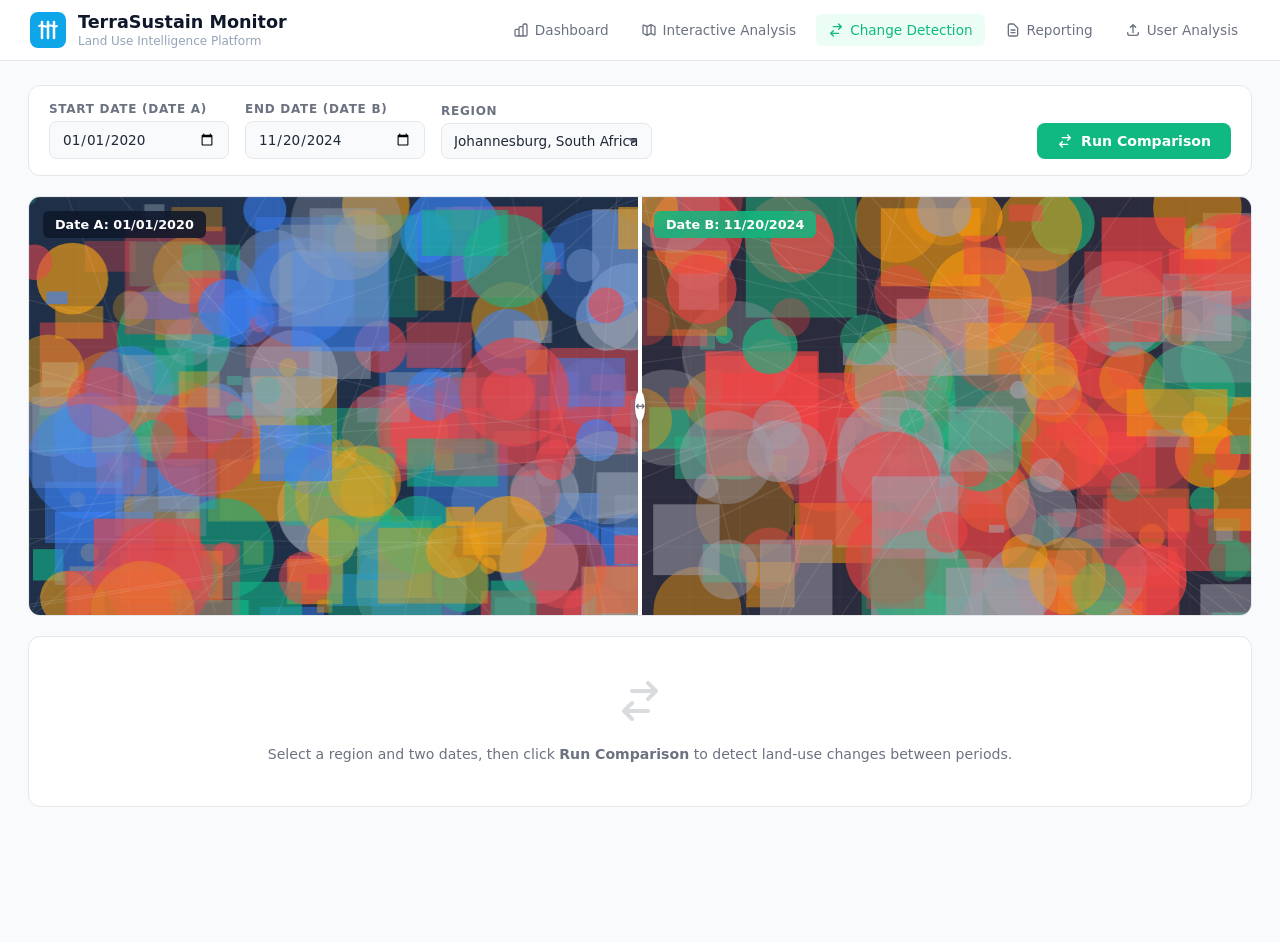
<file: change-detection.html>
<!DOCTYPE html>
<html lang="en">
<head>
    <meta charset="UTF-8">
    <meta name="viewport" content="width=device-width, initial-scale=1.0">
    <title>Change Detection - TerraSustain Monitor</title>
    <style>
        :root {
            --primary: #10b981;
            --primary-light: #ecfdf5;
            --primary-dark: #059669;
            --text-dark: #1f2937;
            --text-muted: #6b7280;
            --bg-color: #f9fafb;
            --card-bg: #ffffff;
            --border-color: #e5e7eb;
            --red: #ef4444;
            --red-bg: #fef2f2;
            --yellow: #f59e0b;
            --blue: #3b82f6;
        }

        * { box-sizing: border-box; margin: 0; padding: 0; font-family: 'Segoe UI', system-ui, -apple-system, sans-serif; }

        body { background: var(--bg-color); color: var(--text-dark); min-height: 100vh; display: flex; flex-direction: column; }

        /* Header */
        .top-nav {
            display: flex; justify-content: space-between; align-items: center;
            background: var(--card-bg); padding: 12px 30px;
            border-bottom: 1px solid var(--border-color); z-index: 1000; flex-shrink: 0;
            position: sticky;
            top: 0;
        }
        .logo-area { display: flex; align-items: center; gap: 12px; }
        .logo-text h1 { font-size: 1.1rem; color: #0f172a; font-weight: 600; }
        .logo-text p { font-size: 0.75rem; color: #94a3b8; margin-top: 2px; }
        .nav-links { display: flex; gap: 8px; }
        .nav-links a {
            display: flex; align-items: center; gap: 6px; text-decoration: none;
            color: var(--text-muted); font-size: 0.85rem; font-weight: 500;
            padding: 8px 12px; border-radius: 6px; transition: all 0.2s;
        }
        .nav-links a.active { color: var(--primary); background: var(--primary-light); }
        .nav-links svg { width: 16px; height: 16px; }

        /* Page body */
        .page-body { flex: 1; padding: 24px 28px; display: flex; flex-direction: column; gap: 20px; overflow-y: auto; }

        /* Top control bar */
        .control-bar {
            background: var(--card-bg); border: 1px solid var(--border-color);
            border-radius: 12px; padding: 16px 20px;
            display: flex; align-items: flex-end; gap: 16px; flex-wrap: wrap;
        }
        .control-group { display: flex; flex-direction: column; gap: 5px; }
        .control-group label { font-size: 0.75rem; font-weight: 600; color: var(--text-muted); text-transform: uppercase; letter-spacing: 0.06em; }
        .form-control {
            padding: 9px 12px; border: 1px solid var(--border-color);
            border-radius: 8px; font-size: 0.85rem; color: var(--text-dark);
            outline: none; background: var(--bg-color); transition: border 0.2s; min-width: 180px;
        }
        .form-control:focus { border-color: var(--primary); }
        select.form-control { appearance: none; background-image: url("data:image/svg+xml,%3Csvg xmlns='http://www.w3.org/2000/svg' width='12' height='12' fill='%236b7280' viewBox='0 0 16 16'%3E%3Cpath d='M7.247 11.14L2.451 5.658C1.885 5.013 2.345 4 3.204 4h9.592a1 1 0 0 1 .753 1.659l-4.796 5.48a1 1 0 0 1-1.506 0z'/%3E%3C/svg%3E"); background-repeat: no-repeat; background-position: right 12px center; }
        .run-btn {
            padding: 10px 20px; background: var(--primary); color: white;
            border: none; border-radius: 8px; font-size: 0.88rem; font-weight: 600;
            cursor: pointer; display: flex; align-items: center; gap: 8px; transition: background 0.2s; white-space: nowrap;
        }
        .run-btn:hover { background: var(--primary-dark); }
        .run-btn svg { width: 16px; height: 16px; }
        .control-bar .spacer { flex: 1; }

        /* Split map area */
        .split-view {
            display: grid; grid-template-columns: 1fr 1fr; gap: 0;
            border-radius: 12px; overflow: hidden; border: 1px solid var(--border-color);
            height: 420px; position: relative;
        }

        .map-pane { position: relative; overflow: hidden; }
        .map-pane:first-child { border-right: 2px solid white; }

        .map-canvas { display: block; width: 100%; height: 100%; }

        .pane-label {
            position: absolute; top: 14px; left: 14px;
            background: rgba(15,23,42,0.85); color: white;
            padding: 6px 12px; border-radius: 6px; font-size: 0.8rem; font-weight: 600;
            backdrop-filter: blur(4px);
        }
        .pane-label.date-b { background: rgba(16,185,129,0.85); }

        /* Divider line */
        .divider-handle {
            position: absolute; left: 50%; top: 0; bottom: 0;
            width: 4px; background: white; transform: translateX(-50%);
            z-index: 5; display: flex; align-items: center; justify-content: center;
        }
        .divider-circle {
            width: 30px; height: 30px; background: white; border-radius: 50%;
            display: flex; align-items: center; justify-content: center;
            box-shadow: 0 2px 8px rgba(0,0,0,0.2); color: var(--text-muted); font-size: 0.75rem; font-weight: 700;
        }

        /* Loading overlay */
        .map-loading {
            position: absolute; inset: 0; background: rgba(26,31,46,0.8);
            display: flex; flex-direction: column; align-items: center; justify-content: center;
            z-index: 10; opacity: 0; pointer-events: none; transition: opacity 0.3s;
        }
        .map-loading.visible { opacity: 1; pointer-events: all; }
        .loading-spinner { width: 40px; height: 40px; border: 3px solid rgba(16,185,129,0.3); border-top-color: var(--primary); border-radius: 50%; animation: spin 0.8s linear infinite; margin-bottom: 12px; }
        .loading-text { color: white; font-size: 0.85rem; }
        @keyframes spin { to { transform: rotate(360deg); } }

        /* Results row */
        .results-row {
            display: grid; grid-template-columns: 1fr 1fr 1fr; gap: 16px;
            opacity: 0; transform: translateY(12px);
            transition: all 0.5s ease; pointer-events: none;
        }
        .results-row.visible { opacity: 1; transform: translateY(0); pointer-events: all; }

        .result-card {
            background: var(--card-bg); border: 1px solid var(--border-color);
            border-radius: 12px; padding: 18px 20px;
        }
        .result-card-header {
            display: flex; justify-content: space-between; align-items: center; margin-bottom: 14px;
        }
        .result-card-header h3 { font-size: 0.95rem; font-weight: 600; }
        .export-btn {
            background: var(--primary-light); color: var(--primary); border: none;
            padding: 6px 12px; border-radius: 6px; font-size: 0.78rem; font-weight: 600;
            cursor: pointer; display: flex; align-items: center; gap: 5px; transition: all 0.2s;
        }
        .export-btn:hover { background: var(--primary); color: white; }
        .export-btn svg { width: 13px; height: 13px; }

        /* Transition table */
        .transition-table { width: 100%; border-collapse: collapse; }
        .transition-table th { font-size: 0.7rem; font-weight: 600; color: var(--text-muted); text-align: left; padding: 0 0 8px; text-transform: uppercase; letter-spacing: 0.05em; }
        .transition-table th:last-child { text-align: right; }
        .transition-table td { padding: 8px 0; font-size: 0.83rem; border-bottom: 1px solid var(--border-color); vertical-align: middle; }
        .transition-table tr:last-child td { border-bottom: none; }

        .transition-arrow { display: flex; align-items: center; gap: 5px; }
        .trans-from, .trans-to { padding: 2px 8px; border-radius: 4px; font-size: 0.75rem; font-weight: 600; }
        .arrow-icon { color: var(--text-muted); font-size: 0.8rem; }
        .hectares { text-align: right; font-weight: 600; }

        .change-dot { width: 8px; height: 8px; border-radius: 50%; display: inline-block; margin-right: 4px; }

        /* Bar chart */
        .bar-chart { display: flex; flex-direction: column; gap: 10px; }
        .bar-row { display: flex; align-items: center; gap: 10px; }
        .bar-label { font-size: 0.8rem; width: 70px; color: var(--text-dark); flex-shrink: 0; }
        .bar-track { flex: 1; height: 20px; background: var(--border-color); border-radius: 4px; overflow: hidden; }
        .bar-fill { height: 100%; border-radius: 4px; transition: width 1.2s ease; display: flex; align-items: center; justify-content: flex-end; padding-right: 6px; }
        .bar-fill span { font-size: 0.72rem; font-weight: 600; color: white; }

        /* Summary metrics */
        .summary-metrics { display: flex; flex-direction: column; gap: 12px; }
        .metric-row { display: flex; justify-content: space-between; align-items: center; padding: 10px 12px; background: var(--bg-color); border-radius: 8px; }
        .metric-row-label { font-size: 0.82rem; color: var(--text-muted); }
        .metric-row-value { font-size: 0.95rem; font-weight: 700; }
        .metric-row-value.green { color: var(--primary); }
        .metric-row-value.red { color: var(--red); }
        .metric-row-value.yellow { color: var(--yellow); }

        /* Placeholder */
        .placeholder-card {
            background: var(--card-bg); border: 1px solid var(--border-color);
            border-radius: 12px; padding: 40px; text-align: center;
            color: var(--text-muted);
        }
        .placeholder-card svg { width: 48px; height: 48px; opacity: 0.25; margin-bottom: 14px; }
        .placeholder-card p { font-size: 0.88rem; line-height: 1.6; }
    </style>
</head>
<body>

<header class="top-nav">
    <div class="logo-area">
        <svg width="36" height="36" viewBox="0 0 36 36" fill="none" xmlns="http://www.w3.org/2000/svg">
            <rect width="36" height="36" rx="8" fill="#0EA5E9"/>
            <path d="M12 10V26M18 10V26M24 10V26" stroke="white" stroke-width="2.5" stroke-linecap="round"/>
            <path d="M9 14C11.5 12 14.5 16 18 14C21.5 12 24.5 16 27 14" stroke="white" stroke-width="2" stroke-linecap="round"/>
        </svg>
        <div class="logo-text">
            <h1>TerraSustain Monitor</h1>
            <p>Land Use Intelligence Platform</p>
        </div>
    </div>
    <nav class="nav-links">
        <a href="index.html">
            <svg fill="none" stroke="currentColor" viewBox="0 0 24 24"><path stroke-linecap="round" stroke-linejoin="round" stroke-width="2" d="M9 19v-6a2 2 0 00-2-2H5a2 2 0 00-2 2v6a2 2 0 002 2h2a2 2 0 002-2zm0 0V9a2 2 0 012-2h2a2 2 0 012 2v10m-6 0a2 2 0 002 2h2a2 2 0 002-2m0 0V5a2 2 0 012-2h2a2 2 0 012 2v14a2 2 0 01-2 2h-2a2 2 0 01-2-2z"></path></svg>
            Dashboard
        </a>
        <a href="interactive-analysis.html">
            <svg fill="none" stroke="currentColor" viewBox="0 0 24 24"><path stroke-linecap="round" stroke-linejoin="round" stroke-width="2" d="M9 20l-5.447-2.724A1 1 0 013 16.382V5.618a1 1 0 011.447-.894L9 7m0 13l6-3m-6 3V7m6 10l4.553 2.276A1 1 0 0021 18.382V7.618a1 1 0 00-.553-.894L15 4m0 13V4m0 0L9 7"></path></svg>
            Interactive Analysis
        </a>
        <a href="change-detection.html" class="active">
            <svg fill="none" stroke="currentColor" viewBox="0 0 24 24"><path stroke-linecap="round" stroke-linejoin="round" stroke-width="2" d="M8 7h12m0 0l-4-4m4 4l-4 4m0 6H4m0 0l4 4m-4-4l4-4"></path></svg>
            Change Detection
        </a>
        <a href="reporting.html">
            <svg fill="none" stroke="currentColor" viewBox="0 0 24 24"><path stroke-linecap="round" stroke-linejoin="round" stroke-width="2" d="M9 12h6m-6 4h6m2 5H7a2 2 0 01-2-2V5a2 2 0 012-2h5.586a1 1 0 01.707.293l5.414 5.414a1 1 0 01.293.707V19a2 2 0 01-2 2z"></path></svg>
            Reporting
        </a>
        <a href="user-analysis.html">
            <svg fill="none" stroke="currentColor" viewBox="0 0 24 24"><path stroke-linecap="round" stroke-linejoin="round" stroke-width="2" d="M4 16v1a3 3 0 003 3h10a3 3 0 003-3v-1m-4-8l-4-4m0 0L8 8m4-4v12"></path></svg>
            User Analysis
        </a>
    </nav>
</header>

<div class="page-body">

    <!-- Control Bar -->
    <div class="control-bar">
        <div class="control-group">
            <label>Start Date (Date A)</label>
            <input type="date" class="form-control" value="2020-01-01" id="dateA">
        </div>
        <div class="control-group">
            <label>End Date (Date B)</label>
            <input type="date" class="form-control" value="2024-11-20" id="dateB">
        </div>
        <div class="control-group">
            <label>Region</label>
            <select class="form-control" id="regionSelect">
                <option value="johannesburg">Johannesburg, South Africa</option>
                <option value="capetown">Cape Town, South Africa</option>
                <option value="beijing">Beijing, China</option>
                <option value="shanghai">Shanghai, China</option>
            </select>
        </div>
        <div class="spacer"></div>
        <button class="run-btn" onclick="runComparison()">
            <svg fill="none" stroke="currentColor" viewBox="0 0 24 24"><path stroke-linecap="round" stroke-linejoin="round" stroke-width="2" d="M8 7h12m0 0l-4-4m4 4l-4 4m0 6H4m0 0l4 4m-4-4l4-4"></path></svg>
            Run Comparison
        </button>
    </div>

    <!-- Split Map View -->
    <div class="split-view" id="splitView">
        <div class="map-pane" id="paneA">
            <canvas id="canvasA" class="map-canvas"></canvas>
            <div class="pane-label" id="labelA">Date A: 01/01/2020</div>
        </div>
        <div class="map-pane" id="paneB">
            <canvas id="canvasB" class="map-canvas"></canvas>
            <div class="pane-label date-b" id="labelB">Date B: 11/20/2024</div>
        </div>
        <div class="divider-handle">
            <div class="divider-circle">↔</div>
        </div>
        <div class="map-loading" id="mapLoading">
            <div class="loading-spinner"></div>
            <p class="loading-text" id="mapLoadingText">Comparing temporal images...</p>
        </div>
    </div>

    <!-- Results (hidden until comparison runs) -->
    <div id="placeholderSection">
        <div class="placeholder-card">
            <svg fill="none" stroke="currentColor" viewBox="0 0 24 24"><path stroke-linecap="round" stroke-linejoin="round" stroke-width="2" d="M8 7h12m0 0l-4-4m4 4l-4 4m0 6H4m0 0l4 4m-4-4l4-4"></path></svg>
            <p>Select a region and two dates, then click <strong>Run Comparison</strong> to detect land-use changes between periods.</p>
        </div>
    </div>

    <div class="results-row" id="resultsRow">
        <!-- Transitions card -->
        <div class="result-card">
            <div class="result-card-header">
                <h3>Land Use Transitions</h3>
            </div>
            <table class="transition-table">
                <thead>
                    <tr>
                        <th>Transition</th>
                        <th style="text-align:right">Change</th>
                    </tr>
                </thead>
                <tbody id="transitionBody"></tbody>
            </table>
        </div>

        <!-- Bar chart card -->
        <div class="result-card">
            <div class="result-card-header">
                <h3>Change Magnitude</h3>
            </div>
            <div class="bar-chart" id="barChart"></div>
        </div>

        <!-- Summary metrics card -->
        <div class="result-card">
            <div class="result-card-header">
                <h3>Summary Metrics</h3>
                <button class="export-btn" onclick="exportReport()">
                    <svg fill="none" stroke="currentColor" viewBox="0 0 24 24"><path stroke-linecap="round" stroke-linejoin="round" stroke-width="2" d="M4 16v1a3 3 0 003 3h10a3 3 0 003-3v-1m-4-4l-4 4m0 0l-4-4m4 4V4"></path></svg>
                    Export Report
                </button>
            </div>
            <div class="summary-metrics" id="summaryMetrics"></div>
        </div>
    </div>

</div>

<script>
    const regionChangeData = {
        johannesburg: {
            transitions: [
                { from: 'Forest', fromColor: '#10b981', to: 'Urban', toColor: '#ef4444', hectares: 50 },
                { from: 'Farmland', fromColor: '#f59e0b', to: 'Urban', toColor: '#ef4444', hectares: 35 },
                { from: 'Water', fromColor: '#3b82f6', to: 'Barren', toColor: '#9ca3af', hectares: 12 },
                { from: 'Forest', fromColor: '#10b981', to: 'Farmland', toColor: '#f59e0b', hectares: 20 },
            ],
            bars: [
                { label: 'Urban', value: 55, color: '#ef4444' },
                { label: 'Urban', value: 35, color: '#ef4444' },
                { label: 'Barren', value: 12, color: '#9ca3af' },
                { label: 'Farmland', value: 20, color: '#f59e0b' },
            ],
            barLabels: ['Forest→Urban', 'Farm→Urban', 'Water→Barren', 'Forest→Farm'],
            summary: {
                netUrbanGrowth: { val: '+125 km²', cls: 'red' },
                netVegetationLoss: { val: '-78 km²', cls: 'red' },
                overallChangeRate: { val: '12.4%', cls: 'yellow' },
                periodYears: { val: '4 years', cls: '' },
                analyzedArea: { val: '1,247 km²', cls: '' },
            },
            mapColorsA: ['#10b981','#f59e0b','#3b82f6','#ef4444','#9ca3af'],
            mapColorsB: ['#ef4444','#ef4444','#f59e0b','#10b981','#9ca3af'],
        },
        capetown: {
            transitions: [
                { from: 'Vegetation', fromColor: '#10b981', to: 'Urban', toColor: '#ef4444', hectares: 38 },
                { from: 'Water', fromColor: '#3b82f6', to: 'Urban', toColor: '#ef4444', hectares: 14 },
                { from: 'Farmland', fromColor: '#f59e0b', to: 'Barren', toColor: '#9ca3af', hectares: 22 },
                { from: 'Barren', fromColor: '#9ca3af', to: 'Farmland', toColor: '#f59e0b', hectares: 10 },
            ],
            bars: [
                { label: 'Urban', value: 38, color: '#ef4444' },
                { label: 'Urban', value: 14, color: '#ef4444' },
                { label: 'Barren', value: 22, color: '#9ca3af' },
                { label: 'Farmland', value: 10, color: '#f59e0b' },
            ],
            barLabels: ['Veg→Urban', 'Water→Urban', 'Farm→Barren', 'Barren→Farm'],
            summary: {
                netUrbanGrowth: { val: '+97 km²', cls: 'red' },
                netVegetationLoss: { val: '-54 km²', cls: 'red' },
                overallChangeRate: { val: '9.1%', cls: 'yellow' },
                periodYears: { val: '4 years', cls: '' },
                analyzedArea: { val: '2,461 km²', cls: '' },
            },
            mapColorsA: ['#10b981','#3b82f6','#f59e0b','#ef4444','#9ca3af'],
            mapColorsB: ['#ef4444','#ef4444','#9ca3af','#f59e0b','#10b981'],
        },
        beijing: {
            transitions: [
                { from: 'Farmland', fromColor: '#f59e0b', to: 'Urban', toColor: '#ef4444', hectares: 95 },
                { from: 'Forest', fromColor: '#10b981', to: 'Industrial', toColor: '#8b5cf6', hectares: 42 },
                { from: 'Farmland', fromColor: '#f59e0b', to: 'Industrial', toColor: '#8b5cf6', hectares: 33 },
                { from: 'Water', fromColor: '#3b82f6', to: 'Barren', toColor: '#9ca3af', hectares: 18 },
            ],
            bars: [
                { label: 'Urban', value: 95, color: '#ef4444' },
                { label: 'Industrial', value: 42, color: '#8b5cf6' },
                { label: 'Industrial', value: 33, color: '#8b5cf6' },
                { label: 'Barren', value: 18, color: '#9ca3af' },
            ],
            barLabels: ['Farm→Urban', 'Forest→Ind.', 'Farm→Ind.', 'Water→Barren'],
            summary: {
                netUrbanGrowth: { val: '+340 km²', cls: 'red' },
                netVegetationLoss: { val: '-130 km²', cls: 'red' },
                overallChangeRate: { val: '18.7%', cls: 'red' },
                periodYears: { val: '4 years', cls: '' },
                analyzedArea: { val: '16,411 km²', cls: '' },
            },
            mapColorsA: ['#f59e0b','#10b981','#3b82f6','#ef4444','#8b5cf6'],
            mapColorsB: ['#ef4444','#8b5cf6','#9ca3af','#ef4444','#10b981'],
        },
        shanghai: {
            transitions: [
                { from: 'Farmland', fromColor: '#f59e0b', to: 'Urban', toColor: '#ef4444', hectares: 110 },
                { from: 'Water', fromColor: '#3b82f6', to: 'Urban', toColor: '#ef4444', hectares: 28 },
                { from: 'Forest', fromColor: '#10b981', to: 'Urban', toColor: '#ef4444', hectares: 18 },
                { from: 'Farmland', fromColor: '#f59e0b', to: 'Industrial', toColor: '#8b5cf6', hectares: 55 },
            ],
            bars: [
                { label: 'Urban', value: 110, color: '#ef4444' },
                { label: 'Urban', value: 28, color: '#ef4444' },
                { label: 'Urban', value: 18, color: '#ef4444' },
                { label: 'Industrial', value: 55, color: '#8b5cf6' },
            ],
            barLabels: ['Farm→Urban', 'Water→Urban', 'Forest→Urban', 'Farm→Ind.'],
            summary: {
                netUrbanGrowth: { val: '+415 km²', cls: 'red' },
                netVegetationLoss: { val: '-88 km²', cls: 'red' },
                overallChangeRate: { val: '21.3%', cls: 'red' },
                periodYears: { val: '4 years', cls: '' },
                analyzedArea: { val: '6,340 km²', cls: '' },
            },
            mapColorsA: ['#f59e0b','#3b82f6','#10b981','#ef4444','#8b5cf6'],
            mapColorsB: ['#ef4444','#ef4444','#8b5cf6','#ef4444','#9ca3af'],
        }
    };

    let comparisonRun = false;

    function initMaps() {
        const paneA = document.getElementById('paneA');
        const paneB = document.getElementById('paneB');
        const cA = document.getElementById('canvasA');
        const cB = document.getElementById('canvasB');
        cA.width = paneA.offsetWidth; cA.height = paneA.offsetHeight;
        cB.width = paneB.offsetWidth; cB.height = paneB.offsetHeight;
        drawMap(cA, 'johannesburg', 'A');
        drawMap(cB, 'johannesburg', 'B');
    }

    function drawMap(canvas, region, period) {
        const ctx = canvas.getContext('2d');
        const w = canvas.width, h = canvas.height;
        const data = regionChangeData[region];
        const colors = period === 'A' ? data.mapColorsA : data.mapColorsB;

        ctx.fillStyle = '#1e293b';
        ctx.fillRect(0, 0, w, h);

        const seed = (region.length * 137) + (period === 'B' ? 500 : 0);
        const rng = (n) => ((Math.sin(n * seed) * 43758.5453) % 1 + 1) % 1;

        // Draw landscape patches
        for (let i = 0; i < 200; i++) {
            const x = rng(i * 3.1) * w;
            const y = rng(i * 7.3) * h;
            const s = 15 + rng(i * 11.7) * 100;
            const col = colors[Math.floor(rng(i * 17) * colors.length)];
            ctx.globalAlpha = 0.3 + rng(i * 5) * 0.4;
            ctx.fillStyle = col;
            if (rng(i * 2) > 0.5) {
                ctx.fillRect(x, y, s, s * (0.4 + rng(i) * 0.8));
            } else {
                ctx.beginPath(); ctx.arc(x, y, s / 2, 0, Math.PI * 2); ctx.fill();
            }
        }
        ctx.globalAlpha = 1;

        // Road network
        ctx.strokeStyle = 'rgba(255,255,255,0.1)'; ctx.lineWidth = 1.2;
        for (let i = 0; i < 10; i++) {
            ctx.beginPath(); ctx.moveTo(rng(i * 5) * w, 0); ctx.lineTo(rng(i * 8) * w, h); ctx.stroke();
            ctx.beginPath(); ctx.moveTo(0, rng(i * 3) * h); ctx.lineTo(w, rng(i * 9) * h); ctx.stroke();
        }

        // Grid
        ctx.strokeStyle = 'rgba(255,255,255,0.04)'; ctx.lineWidth = 1;
        for (let x = 0; x < w; x += 50) { ctx.beginPath(); ctx.moveTo(x, 0); ctx.lineTo(x, h); ctx.stroke(); }
        for (let y = 0; y < h; y += 50) { ctx.beginPath(); ctx.moveTo(0, y); ctx.lineTo(w, y); ctx.stroke(); }

        // Period-specific tint
        if (period === 'A') {
            ctx.fillStyle = 'rgba(59,130,246,0.06)';
            ctx.fillRect(0, 0, w, h);
        } else {
            ctx.fillStyle = 'rgba(239,68,68,0.06)';
            ctx.fillRect(0, 0, w, h);
        }
    }

    function runComparison() {
        const region = document.getElementById('regionSelect').value;
        const dateA = document.getElementById('dateA').value;
        const dateB = document.getElementById('dateB').value;

        const loading = document.getElementById('mapLoading');
        const loadingText = document.getElementById('mapLoadingText');
        loading.style.opacity = '1'; loading.style.pointerEvents = 'all';

        const steps = [
            'Loading historical imagery...',
            'Aligning geographic coordinates...',
            'Running classification on Date A...',
            'Running classification on Date B...',
            'Computing change matrix...',
            'Generating comparison report...'
        ];
        let step = 0;
        const interval = setInterval(() => {
            if (step < steps.length) { loadingText.textContent = steps[step++]; }
            else {
                clearInterval(interval);
                loading.style.opacity = '0'; loading.style.pointerEvents = 'none';

                // Format labels
                const fmtA = new Date(dateA).toLocaleDateString('en-US', { year: 'numeric', month: '2-digit', day: '2-digit' });
                const fmtB = new Date(dateB).toLocaleDateString('en-US', { year: 'numeric', month: '2-digit', day: '2-digit' });
                document.getElementById('labelA').textContent = `Date A: ${fmtA}`;
                document.getElementById('labelB').textContent = `Date B: ${fmtB}`;

                // Redraw maps for selected region
                const cA = document.getElementById('canvasA');
                const cB = document.getElementById('canvasB');
                cA.width = document.getElementById('paneA').offsetWidth;
                cA.height = document.getElementById('paneA').offsetHeight;
                cB.width = document.getElementById('paneB').offsetWidth;
                cB.height = document.getElementById('paneB').offsetHeight;
                drawMap(cA, region, 'A');
                drawMap(cB, region, 'B');

                comparisonRun = true;
                showResults(region);
            }
        }, 550);
    }

    function showResults(region) {
        document.getElementById('placeholderSection').style.display = 'none';
        const data = regionChangeData[region];
        const resultsRow = document.getElementById('resultsRow');
        resultsRow.classList.add('visible');

        // Transitions table
        const maxH = Math.max(...data.transitions.map(t => t.hectares));
        document.getElementById('transitionBody').innerHTML = data.transitions.map(t => `
            <tr>
                <td>
                    <div class="transition-arrow">
                        <span class="trans-from" style="background:${t.fromColor}22;color:${t.fromColor}">${t.from}</span>
                        <span class="arrow-icon">→</span>
                        <span class="trans-to" style="background:${t.toColor}22;color:${t.toColor}">${t.to}</span>
                    </div>
                </td>
                <td class="hectares">${t.hectares} ha <span class="change-dot" style="background:${t.toColor}"></span></td>
            </tr>
        `).join('');

        // Bar chart
        const maxVal = Math.max(...data.bars.map(b => b.value));
        document.getElementById('barChart').innerHTML = data.bars.map((b, i) => `
            <div class="bar-row">
                <span class="bar-label" style="font-size:0.72rem;color:var(--text-muted)">${data.barLabels[i]}</span>
                <div class="bar-track">
                    <div class="bar-fill" style="width:0%;background:${b.color}" data-w="${(b.value / maxVal * 100).toFixed(0)}">
                        <span>${b.value} ha</span>
                    </div>
                </div>
            </div>
        `).join('');
        setTimeout(() => {
            document.querySelectorAll('.bar-fill').forEach(b => b.style.width = b.dataset.w + '%');
        }, 50);

        // Summary
        const s = data.summary;
        document.getElementById('summaryMetrics').innerHTML = `
            <div class="metric-row">
                <span class="metric-row-label">Net Urban Growth</span>
                <span class="metric-row-value ${s.netUrbanGrowth.cls}">${s.netUrbanGrowth.val}</span>
            </div>
            <div class="metric-row">
                <span class="metric-row-label">Net Vegetation Loss</span>
                <span class="metric-row-value ${s.netVegetationLoss.cls}">${s.netVegetationLoss.val}</span>
            </div>
            <div class="metric-row">
                <span class="metric-row-label">Overall Change Rate</span>
                <span class="metric-row-value ${s.overallChangeRate.cls}">${s.overallChangeRate.val}</span>
            </div>
            <div class="metric-row">
                <span class="metric-row-label">Period Analyzed</span>
                <span class="metric-row-value">${s.periodYears.val}</span>
            </div>
            <div class="metric-row">
                <span class="metric-row-label">Total Area</span>
                <span class="metric-row-value">${s.analyzedArea.val}</span>
            </div>
        `;
    }

    function exportReport() {
        alert('Report export initiated. In the full implementation, this generates a PDF with the change matrix and maps.');
    }

    window.addEventListener('load', initMaps);
    window.addEventListener('resize', initMaps);
</script>
</body>
</html>
</file>
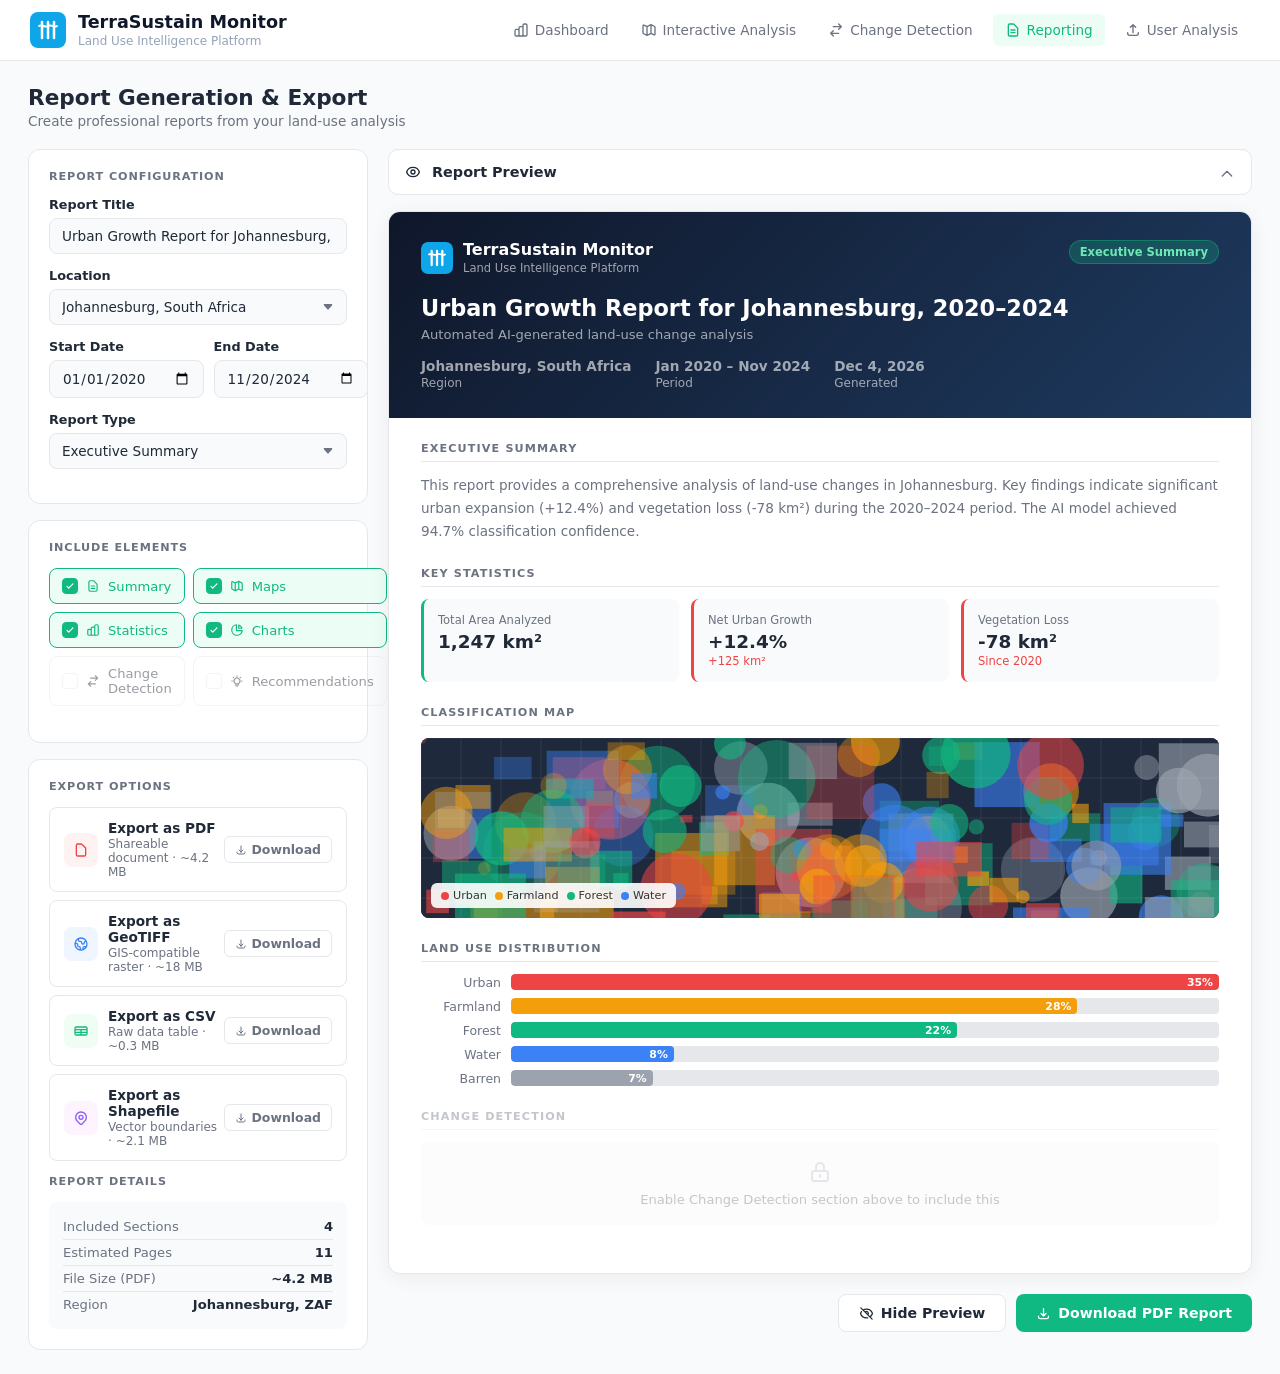
<file: reporting.html>
<!DOCTYPE html>
<html lang="en">
<head>
    <meta charset="UTF-8">
    <meta name="viewport" content="width=device-width, initial-scale=1.0">
    <title>Reporting - TerraSustain Monitor</title>
    <style>
        :root {
            --primary: #10b981;
            --primary-light: #ecfdf5;
            --primary-dark: #059669;
            --text-dark: #1f2937;
            --text-muted: #6b7280;
            --bg-color: #f9fafb;
            --card-bg: #ffffff;
            --border-color: #e5e7eb;
            --red: #ef4444;
            --red-bg: #fef2f2;
            --yellow: #f59e0b;
            --blue: #3b82f6;
            --purple: #8b5cf6;
        }

        * { box-sizing: border-box; margin: 0; padding: 0; font-family: 'Segoe UI', system-ui, -apple-system, sans-serif; }
        body { background: var(--bg-color); color: var(--text-dark); min-height: 100vh; display: flex; flex-direction: column; }

        /* ── Nav ── */
        .top-nav {
            display: flex; justify-content: space-between; align-items: center;
            background: var(--card-bg); padding: 12px 30px;
            border-bottom: 1px solid var(--border-color); z-index: 1000; flex-shrink: 0;
            position: sticky;
            top: 0;
        }
        .logo-area { display: flex; align-items: center; gap: 12px; }
        .logo-text h1 { font-size: 1.1rem; color: #0f172a; font-weight: 600; }
        .logo-text p { font-size: 0.75rem; color: #94a3b8; margin-top: 2px; }
        .nav-links { display: flex; gap: 8px; }
        .nav-links a {
            display: flex; align-items: center; gap: 6px; text-decoration: none;
            color: var(--text-muted); font-size: 0.85rem; font-weight: 500;
            padding: 8px 12px; border-radius: 6px; transition: all 0.2s;
        }
        .nav-links a.active { color: var(--primary); background: var(--primary-light); }
        .nav-links svg { width: 16px; height: 16px; }

        /* ── Page ── */
        .page-body { flex: 1; padding: 24px 28px; display: flex; flex-direction: column; gap: 20px; }

        /* ── Page header ── */
        .page-header { display: flex; justify-content: space-between; align-items: center; }
        .page-header h2 { font-size: 1.35rem; font-weight: 700; color: var(--text-dark); }
        .page-header p { font-size: 0.85rem; color: var(--text-muted); margin-top: 3px; }

        /* ── Grid layout ── */
        .main-grid { display: grid; grid-template-columns: 340px 1fr; gap: 20px; align-items: start; }

        /* ── Card ── */
        .card {
            background: var(--card-bg); border: 1px solid var(--border-color);
            border-radius: 12px; padding: 20px;
        }
        .card-title {
            font-size: 0.7rem; font-weight: 700; text-transform: uppercase;
            letter-spacing: 0.08em; color: var(--text-muted); margin-bottom: 14px;
        }

        /* ── Form elements ── */
        .form-group { margin-bottom: 14px; }
        .form-group label { display: block; font-size: 0.8rem; font-weight: 600; color: var(--text-dark); margin-bottom: 6px; }
        .form-control {
            width: 100%; padding: 9px 12px; border: 1px solid var(--border-color);
            border-radius: 8px; font-size: 0.85rem; color: var(--text-dark);
            outline: none; background: var(--bg-color); transition: border 0.2s;
        }
        .form-control:focus { border-color: var(--primary); }
        select.form-control {
            appearance: none;
            background-image: url("data:image/svg+xml,%3Csvg xmlns='http://www.w3.org/2000/svg' width='12' height='12' fill='%236b7280' viewBox='0 0 16 16'%3E%3Cpath d='M7.247 11.14L2.451 5.658C1.885 5.013 2.345 4 3.204 4h9.592a1 1 0 0 1 .753 1.659l-4.796 5.48a1 1 0 0 1-1.506 0z'/%3E%3C/svg%3E");
            background-repeat: no-repeat; background-position: right 12px center;
        }
        .date-row { display: grid; grid-template-columns: 1fr 1fr; gap: 10px; }

        /* ── Section checkboxes ── */
        .section-label { font-size: 0.8rem; font-weight: 600; color: var(--text-dark); margin-bottom: 10px; }
        .include-grid { display: grid; grid-template-columns: 1fr 1fr; gap: 8px; margin-bottom: 16px; }
        .include-item {
            display: flex; align-items: center; gap: 8px;
            padding: 9px 12px; border-radius: 8px; border: 1px solid var(--border-color);
            cursor: pointer; font-size: 0.82rem; transition: all 0.2s; user-select: none;
        }
        .include-item.checked { border-color: var(--primary); background: var(--primary-light); color: var(--primary); }
        .include-item.disabled { opacity: 0.45; cursor: default; }
        .include-item svg { width: 14px; height: 14px; flex-shrink: 0; }
        .include-check {
            width: 16px; height: 16px; border-radius: 4px; border: 1.5px solid var(--border-color);
            display: flex; align-items: center; justify-content: center; flex-shrink: 0; transition: all 0.2s;
        }
        .include-item.checked .include-check { background: var(--primary); border-color: var(--primary); }
        .include-check svg { width: 10px; height: 10px; color: white; }

        /* ── Export options ── */
        .export-options { display: flex; flex-direction: column; gap: 8px; margin-bottom: 14px; }
        .export-option {
            display: flex; align-items: center; justify-content: space-between;
            padding: 12px 14px; border-radius: 8px; border: 1px solid var(--border-color);
            cursor: pointer; transition: all 0.2s;
        }
        .export-option:hover { border-color: var(--primary); background: var(--primary-light); }
        .export-option.downloading { border-color: var(--primary); background: var(--primary-light); }
        .export-left { display: flex; align-items: center; gap: 10px; }
        .export-icon {
            width: 34px; height: 34px; border-radius: 8px;
            display: flex; align-items: center; justify-content: center; flex-shrink: 0;
        }
        .export-icon svg { width: 16px; height: 16px; }
        .export-name { font-size: 0.85rem; font-weight: 600; color: var(--text-dark); }
        .export-desc { font-size: 0.75rem; color: var(--text-muted); margin-top: 1px; }
        .export-action {
            background: none; border: 1px solid var(--border-color); border-radius: 6px;
            padding: 5px 10px; font-size: 0.78rem; font-weight: 600;
            cursor: pointer; display: flex; align-items: center; gap: 5px; color: var(--text-muted);
            transition: all 0.2s;
        }
        .export-action:hover { background: var(--primary); color: white; border-color: var(--primary); }
        .export-action svg { width: 12px; height: 12px; }

        /* ── Report details summary ── */
        .report-details { background: var(--bg-color); border-radius: 8px; padding: 12px 14px; }
        .detail-row { display: flex; justify-content: space-between; padding: 5px 0; font-size: 0.82rem; border-bottom: 1px solid var(--border-color); }
        .detail-row:last-child { border-bottom: none; }
        .detail-row span:first-child { color: var(--text-muted); }
        .detail-row span:last-child { font-weight: 600; color: var(--text-dark); }

        /* ── Preview panel ── */
        .preview-panel { display: flex; flex-direction: column; gap: 16px; }

        .preview-toggle-bar {
            display: flex; align-items: center; justify-content: space-between;
            padding: 12px 16px; background: var(--card-bg); border: 1px solid var(--border-color);
            border-radius: 10px; cursor: pointer; transition: all 0.2s;
        }
        .preview-toggle-bar:hover { border-color: var(--primary); }
        .preview-toggle-bar h4 { font-size: 0.9rem; font-weight: 600; }
        .preview-toggle-bar .toggle-icon { color: var(--text-muted); transition: transform 0.2s; }
        .preview-toggle-bar.open .toggle-icon { transform: rotate(180deg); }
        .preview-toggle-bar svg { width: 16px; height: 16px; }

        /* ── Preview Document ── */
        .preview-document {
            background: white; border: 1px solid var(--border-color); border-radius: 12px;
            overflow: hidden; box-shadow: 0 4px 20px rgba(0,0,0,0.06);
        }

        .doc-header {
            background: linear-gradient(135deg, #0f172a 0%, #1e3a5f 100%);
            padding: 28px 32px; color: white;
        }
        .doc-header-top { display: flex; justify-content: space-between; align-items: flex-start; margin-bottom: 20px; }
        .doc-logo { display: flex; align-items: center; gap: 10px; }
        .doc-logo-text h3 { font-size: 1rem; font-weight: 700; }
        .doc-logo-text p { font-size: 0.72rem; opacity: 0.6; margin-top: 2px; }
        .doc-badge { background: rgba(16,185,129,0.25); border: 1px solid rgba(16,185,129,0.4); color: #6ee7b7; padding: 4px 10px; border-radius: 20px; font-size: 0.72rem; font-weight: 600; }
        .doc-title h2 { font-size: 1.4rem; font-weight: 700; margin-bottom: 6px; }
        .doc-title p { font-size: 0.82rem; opacity: 0.6; }
        .doc-meta { display: flex; gap: 24px; margin-top: 16px; }
        .doc-meta-item { font-size: 0.75rem; opacity: 0.6; }
        .doc-meta-item strong { display: block; opacity: 1; color: white; font-size: 0.85rem; margin-bottom: 2px; }

        .doc-body { padding: 24px 32px; }

        .doc-section { margin-bottom: 24px; }
        .doc-section-title {
            font-size: 0.7rem; font-weight: 700; text-transform: uppercase;
            letter-spacing: 0.1em; color: var(--text-muted); border-bottom: 1px solid var(--border-color);
            padding-bottom: 6px; margin-bottom: 12px;
        }
        .doc-summary-text { font-size: 0.85rem; color: var(--text-muted); line-height: 1.7; }

        .doc-kpi-row { display: grid; grid-template-columns: repeat(3, 1fr); gap: 12px; margin-bottom: 20px; }
        .doc-kpi {
            background: var(--bg-color); border-radius: 8px; padding: 14px;
            border-left: 3px solid var(--primary);
        }
        .doc-kpi.red { border-left-color: var(--red); }
        .doc-kpi.yellow { border-left-color: var(--yellow); }
        .doc-kpi label { font-size: 0.72rem; color: var(--text-muted); font-weight: 500; display: block; margin-bottom: 4px; }
        .doc-kpi strong { font-size: 1.15rem; font-weight: 700; color: var(--text-dark); }
        .doc-kpi span { display: block; font-size: 0.72rem; margin-top: 2px; }
        .doc-kpi span.red { color: var(--red); }
        .doc-kpi span.green { color: var(--primary); }

        /* Classification map placeholder */
        .doc-map-placeholder {
            height: 180px; background: #1a1f2e; border-radius: 8px; position: relative; overflow: hidden;
        }
        .doc-map-placeholder canvas { width: 100%; height: 100%; }
        .doc-map-legend {
            position: absolute; bottom: 10px; left: 10px; display: flex; gap: 8px;
            background: rgba(255,255,255,0.9); padding: 6px 10px; border-radius: 6px;
        }
        .map-legend-item { display: flex; align-items: center; gap: 4px; font-size: 0.7rem; color: #333; }
        .map-legend-dot { width: 8px; height: 8px; border-radius: 50%; }

        /* Horizontal bar chart in doc */
        .doc-bar-chart { display: flex; flex-direction: column; gap: 8px; }
        .doc-bar-row { display: flex; align-items: center; gap: 10px; }
        .doc-bar-label { font-size: 0.78rem; color: var(--text-muted); width: 80px; flex-shrink: 0; text-align: right; }
        .doc-bar-track { flex: 1; height: 16px; background: var(--border-color); border-radius: 4px; overflow: hidden; }
        .doc-bar-fill { height: 100%; border-radius: 4px; display: flex; align-items: center; justify-content: flex-end; padding-right: 6px; transition: width 1.2s ease; }
        .doc-bar-fill span { font-size: 0.68rem; font-weight: 700; color: white; }

        /* change table */
        .doc-change-table { width: 100%; border-collapse: collapse; font-size: 0.82rem; }
        .doc-change-table th { background: var(--bg-color); padding: 8px 10px; text-align: left; font-weight: 600; font-size: 0.75rem; color: var(--text-muted); }
        .doc-change-table td { padding: 8px 10px; border-bottom: 1px solid var(--border-color); }
        .doc-change-table tr:last-child td { border-bottom: none; }
        .change-pill { padding: 2px 8px; border-radius: 4px; font-size: 0.72rem; font-weight: 600; }

        /* ── Action buttons ── */
        .action-row { display: flex; gap: 10px; justify-content: flex-end; padding-top: 4px; }
        .btn-primary {
            background: var(--primary); color: white; border: none;
            padding: 10px 20px; border-radius: 8px; font-size: 0.88rem; font-weight: 600;
            cursor: pointer; display: flex; align-items: center; gap: 7px; transition: background 0.2s;
        }
        .btn-primary:hover { background: var(--primary-dark); }
        .btn-secondary {
            background: white; color: var(--text-dark); border: 1px solid var(--border-color);
            padding: 10px 20px; border-radius: 8px; font-size: 0.88rem; font-weight: 600;
            cursor: pointer; display: flex; align-items: center; gap: 7px; transition: all 0.2s;
        }
        .btn-secondary:hover { border-color: var(--primary); color: var(--primary); }
        .btn-primary svg, .btn-secondary svg { width: 15px; height: 15px; }

        /* toast */
        .toast {
            position: fixed; bottom: 28px; right: 28px; background: var(--text-dark); color: white;
            padding: 12px 20px; border-radius: 10px; font-size: 0.85rem; font-weight: 500;
            display: flex; align-items: center; gap: 8px; z-index: 9999;
            transform: translateY(80px); opacity: 0; transition: all 0.3s ease;
            box-shadow: 0 8px 24px rgba(0,0,0,0.2);
        }
        .toast.show { transform: translateY(0); opacity: 1; }
        .toast svg { width: 16px; height: 16px; color: var(--primary); }
    </style>
</head>
<body>

<header class="top-nav">
    <div class="logo-area">
        <svg width="36" height="36" viewBox="0 0 36 36" fill="none">
            <rect width="36" height="36" rx="8" fill="#0EA5E9"/>
            <path d="M12 10V26M18 10V26M24 10V26" stroke="white" stroke-width="2.5" stroke-linecap="round"/>
            <path d="M9 14C11.5 12 14.5 16 18 14C21.5 12 24.5 16 27 14" stroke="white" stroke-width="2" stroke-linecap="round"/>
        </svg>
        <div class="logo-text">
            <h1>TerraSustain Monitor</h1>
            <p>Land Use Intelligence Platform</p>
        </div>
    </div>
    <nav class="nav-links">
        <a href="index.html"><svg fill="none" stroke="currentColor" viewBox="0 0 24 24"><path stroke-linecap="round" stroke-linejoin="round" stroke-width="2" d="M9 19v-6a2 2 0 00-2-2H5a2 2 0 00-2 2v6a2 2 0 002 2h2a2 2 0 002-2zm0 0V9a2 2 0 012-2h2a2 2 0 012 2v10m-6 0a2 2 0 002 2h2a2 2 0 002-2m0 0V5a2 2 0 012-2h2a2 2 0 012 2v14a2 2 0 01-2 2h-2a2 2 0 01-2-2z"></path></svg>Dashboard</a>
        <a href="interactive-analysis.html"><svg fill="none" stroke="currentColor" viewBox="0 0 24 24"><path stroke-linecap="round" stroke-linejoin="round" stroke-width="2" d="M9 20l-5.447-2.724A1 1 0 013 16.382V5.618a1 1 0 011.447-.894L9 7m0 13l6-3m-6 3V7m6 10l4.553 2.276A1 1 0 0021 18.382V7.618a1 1 0 00-.553-.894L15 4m0 13V4m0 0L9 7"></path></svg>Interactive Analysis</a>
        <a href="change-detection.html"><svg fill="none" stroke="currentColor" viewBox="0 0 24 24"><path stroke-linecap="round" stroke-linejoin="round" stroke-width="2" d="M8 7h12m0 0l-4-4m4 4l-4 4m0 6H4m0 0l4 4m-4-4l4-4"></path></svg>Change Detection</a>
        <a href="reporting.html" class="active"><svg fill="none" stroke="currentColor" viewBox="0 0 24 24"><path stroke-linecap="round" stroke-linejoin="round" stroke-width="2" d="M9 12h6m-6 4h6m2 5H7a2 2 0 01-2-2V5a2 2 0 012-2h5.586a1 1 0 01.707.293l5.414 5.414a1 1 0 01.293.707V19a2 2 0 01-2 2z"></path></svg>Reporting</a>
        <a href="user-analysis.html"><svg fill="none" stroke="currentColor" viewBox="0 0 24 24"><path stroke-linecap="round" stroke-linejoin="round" stroke-width="2" d="M4 16v1a3 3 0 003 3h10a3 3 0 003-3v-1m-4-8l-4-4m0 0L8 8m4-4v12"></path></svg>User Analysis</a>
    </nav>
</header>

<div class="page-body">
    <div class="page-header">
        <div>
            <h2>Report Generation &amp; Export</h2>
            <p>Create professional reports from your land-use analysis</p>
        </div>
    </div>

    <div class="main-grid">

        <!-- ── Left: Config ── -->
        <div style="display:flex;flex-direction:column;gap:16px;">

            <!-- Report Configuration -->
            <div class="card">
                <div class="card-title">Report Configuration</div>
                <div class="form-group">
                    <label>Report Title</label>
                    <input type="text" class="form-control" id="reportTitle" value="Urban Growth Report for Johannesburg, 2020–2024" placeholder="e.g., Urban Growth Report for Johannesburg, 2020–2024">
                </div>
                <div class="form-group">
                    <label>Location</label>
                    <select class="form-control" id="reportRegion" onchange="updatePreview()">
                        <option value="johannesburg">Johannesburg, South Africa</option>
                        <option value="capetown">Cape Town, South Africa</option>
                        <option value="beijing">Beijing, China</option>
                        <option value="shanghai">Shanghai, China</option>
                    </select>
                </div>
                <div class="form-group date-row">
                    <div>
                        <label>Start Date</label>
                        <input type="date" class="form-control" value="2020-01-01">
                    </div>
                    <div>
                        <label>End Date</label>
                        <input type="date" class="form-control" value="2024-11-20">
                    </div>
                </div>
                <div class="form-group">
                    <label>Report Type</label>
                    <select class="form-control" onchange="updatePreview()">
                        <option>Executive Summary</option>
                        <option>Full Technical Report</option>
                        <option>Change Detection Only</option>
                        <option>Classification Summary</option>
                    </select>
                </div>
            </div>

            <!-- Include Elements -->
            <div class="card">
                <div class="card-title">Include Elements</div>
                <div class="include-grid" id="includeGrid">
                    <div class="include-item checked" onclick="toggleInclude(this)" data-key="summary">
                        <div class="include-check"><svg fill="none" stroke="currentColor" viewBox="0 0 24 24"><path stroke-linecap="round" stroke-linejoin="round" stroke-width="3" d="M5 13l4 4L19 7"></path></svg></div>
                        <svg fill="none" stroke="currentColor" viewBox="0 0 24 24"><path stroke-linecap="round" stroke-linejoin="round" stroke-width="2" d="M9 12h6m-6 4h6m2 5H7a2 2 0 01-2-2V5a2 2 0 012-2h5.586a1 1 0 01.707.293l5.414 5.414a1 1 0 01.293.707V19a2 2 0 01-2 2z"></path></svg>
                        Summary
                    </div>
                    <div class="include-item checked" onclick="toggleInclude(this)" data-key="maps">
                        <div class="include-check"><svg fill="none" stroke="currentColor" viewBox="0 0 24 24"><path stroke-linecap="round" stroke-linejoin="round" stroke-width="3" d="M5 13l4 4L19 7"></path></svg></div>
                        <svg fill="none" stroke="currentColor" viewBox="0 0 24 24"><path stroke-linecap="round" stroke-linejoin="round" stroke-width="2" d="M9 20l-5.447-2.724A1 1 0 013 16.382V5.618a1 1 0 011.447-.894L9 7m0 13l6-3m-6 3V7m6 10l4.553 2.276A1 1 0 0021 18.382V7.618a1 1 0 00-.553-.894L15 4m0 13V4m0 0L9 7"></path></svg>
                        Maps
                    </div>
                    <div class="include-item checked" onclick="toggleInclude(this)" data-key="statistics">
                        <div class="include-check"><svg fill="none" stroke="currentColor" viewBox="0 0 24 24"><path stroke-linecap="round" stroke-linejoin="round" stroke-width="3" d="M5 13l4 4L19 7"></path></svg></div>
                        <svg fill="none" stroke="currentColor" viewBox="0 0 24 24"><path stroke-linecap="round" stroke-linejoin="round" stroke-width="2" d="M9 19v-6a2 2 0 00-2-2H5a2 2 0 00-2 2v6a2 2 0 002 2h2a2 2 0 002-2zm0 0V9a2 2 0 012-2h2a2 2 0 012 2v10m-6 0a2 2 0 002 2h2a2 2 0 002-2m0 0V5a2 2 0 012-2h2a2 2 0 012 2v14a2 2 0 01-2 2h-2a2 2 0 01-2-2z"></path></svg>
                        Statistics
                    </div>
                    <div class="include-item checked" onclick="toggleInclude(this)" data-key="charts">
                        <div class="include-check"><svg fill="none" stroke="currentColor" viewBox="0 0 24 24"><path stroke-linecap="round" stroke-linejoin="round" stroke-width="3" d="M5 13l4 4L19 7"></path></svg></div>
                        <svg fill="none" stroke="currentColor" viewBox="0 0 24 24"><path stroke-linecap="round" stroke-linejoin="round" stroke-width="2" d="M11 3.055A9.001 9.001 0 1020.945 13H11V3.055z"></path><path stroke-linecap="round" stroke-linejoin="round" stroke-width="2" d="M20.488 9H15V3.512A9.025 9.025 0 0120.488 9z"></path></svg>
                        Charts
                    </div>
                    <div class="include-item disabled" data-key="change">
                        <div class="include-check"></div>
                        <svg fill="none" stroke="currentColor" viewBox="0 0 24 24"><path stroke-linecap="round" stroke-linejoin="round" stroke-width="2" d="M8 7h12m0 0l-4-4m4 4l-4 4m0 6H4m0 0l4 4m-4-4l4-4"></path></svg>
                        Change Detection
                    </div>
                    <div class="include-item disabled" data-key="recs">
                        <div class="include-check"></div>
                        <svg fill="none" stroke="currentColor" viewBox="0 0 24 24"><path stroke-linecap="round" stroke-linejoin="round" stroke-width="2" d="M9.663 17h4.673M12 3v1m6.364 1.636l-.707.707M21 12h-1M4 12H3m3.343-5.657l-.707-.707m2.828 9.9a5 5 0 117.072 0l-.548.547A3.374 3.374 0 0014 18.469V19a2 2 0 11-4 0v-.531c0-.895-.356-1.754-.988-2.386l-.548-.547z"></path></svg>
                        Recommendations
                    </div>
                </div>
            </div>

            <!-- Export Options -->
            <div class="card">
                <div class="card-title">Export Options</div>
                <div class="export-options">
                    <div class="export-option" id="expPdf">
                        <div class="export-left">
                            <div class="export-icon" style="background:#fef2f2;color:#ef4444">
                                <svg fill="none" stroke="currentColor" viewBox="0 0 24 24"><path stroke-linecap="round" stroke-linejoin="round" stroke-width="2" d="M7 21h10a2 2 0 002-2V9.414a1 1 0 00-.293-.707l-5.414-5.414A1 1 0 0012.586 3H7a2 2 0 00-2 2v14a2 2 0 002 2z"></path></svg>
                            </div>
                            <div>
                                <div class="export-name">Export as PDF</div>
                                <div class="export-desc">Shareable document · ~4.2 MB</div>
                            </div>
                        </div>
                        <button class="export-action" onclick="doExport('PDF')">
                            <svg fill="none" stroke="currentColor" viewBox="0 0 24 24"><path stroke-linecap="round" stroke-linejoin="round" stroke-width="2" d="M4 16v1a3 3 0 003 3h10a3 3 0 003-3v-1m-4-4l-4 4m0 0l-4-4m4 4V4"></path></svg>
                            Download
                        </button>
                    </div>
                    <div class="export-option" id="expGeoTiff">
                        <div class="export-left">
                            <div class="export-icon" style="background:#eff6ff;color:#3b82f6">
                                <svg fill="none" stroke="currentColor" viewBox="0 0 24 24"><path stroke-linecap="round" stroke-linejoin="round" stroke-width="2" d="M3.055 11H5a2 2 0 012 2v1a2 2 0 002 2 2 2 0 012 2v2.945M8 3.935V5.5A2.5 2.5 0 0010.5 8h.5a2 2 0 012 2 2 2 0 104 0 2 2 0 012-2h1.064M15 20.488V18a2 2 0 012-2h3.064M21 12a9 9 0 11-18 0 9 9 0 0118 0z"></path></svg>
                            </div>
                            <div>
                                <div class="export-name">Export as GeoTIFF</div>
                                <div class="export-desc">GIS-compatible raster · ~18 MB</div>
                            </div>
                        </div>
                        <button class="export-action" onclick="doExport('GeoTIFF')">
                            <svg fill="none" stroke="currentColor" viewBox="0 0 24 24"><path stroke-linecap="round" stroke-linejoin="round" stroke-width="2" d="M4 16v1a3 3 0 003 3h10a3 3 0 003-3v-1m-4-4l-4 4m0 0l-4-4m4 4V4"></path></svg>
                            Download
                        </button>
                    </div>
                    <div class="export-option" id="expCsv">
                        <div class="export-left">
                            <div class="export-icon" style="background:#f0fdf4;color:#10b981">
                                <svg fill="none" stroke="currentColor" viewBox="0 0 24 24"><path stroke-linecap="round" stroke-linejoin="round" stroke-width="2" d="M3 10h18M3 14h18m-9-4v8m-7 0h14a2 2 0 002-2V8a2 2 0 00-2-2H5a2 2 0 00-2 2v8a2 2 0 002 2z"></path></svg>
                            </div>
                            <div>
                                <div class="export-name">Export as CSV</div>
                                <div class="export-desc">Raw data table · ~0.3 MB</div>
                            </div>
                        </div>
                        <button class="export-action" onclick="doExport('CSV')">
                            <svg fill="none" stroke="currentColor" viewBox="0 0 24 24"><path stroke-linecap="round" stroke-linejoin="round" stroke-width="2" d="M4 16v1a3 3 0 003 3h10a3 3 0 003-3v-1m-4-4l-4 4m0 0l-4-4m4 4V4"></path></svg>
                            Download
                        </button>
                    </div>
                    <div class="export-option" id="expShp">
                        <div class="export-left">
                            <div class="export-icon" style="background:#fdf4ff;color:#8b5cf6">
                                <svg fill="none" stroke="currentColor" viewBox="0 0 24 24"><path stroke-linecap="round" stroke-linejoin="round" stroke-width="2" d="M17.657 16.657L13.414 20.9a1.998 1.998 0 01-2.827 0l-4.244-4.243a8 8 0 1111.314 0z"></path><path stroke-linecap="round" stroke-linejoin="round" stroke-width="2" d="M15 11a3 3 0 11-6 0 3 3 0 016 0z"></path></svg>
                            </div>
                            <div>
                                <div class="export-name">Export as Shapefile</div>
                                <div class="export-desc">Vector boundaries · ~2.1 MB</div>
                            </div>
                        </div>
                        <button class="export-action" onclick="doExport('Shapefile')">
                            <svg fill="none" stroke="currentColor" viewBox="0 0 24 24"><path stroke-linecap="round" stroke-linejoin="round" stroke-width="2" d="M4 16v1a3 3 0 003 3h10a3 3 0 003-3v-1m-4-4l-4 4m0 0l-4-4m4 4V4"></path></svg>
                            Download
                        </button>
                    </div>
                </div>

                <div class="card-title" style="margin-top:4px;">Report Details</div>
                <div class="report-details">
                    <div class="detail-row"><span>Included Sections</span><span id="detailSections">4</span></div>
                    <div class="detail-row"><span>Estimated Pages</span><span>11</span></div>
                    <div class="detail-row"><span>File Size (PDF)</span><span>~4.2 MB</span></div>
                    <div class="detail-row"><span>Region</span><span id="detailRegion">Johannesburg, ZAF</span></div>
                </div>
            </div>
        </div>

        <!-- ── Right: Preview ── -->
        <div class="preview-panel">

            <!-- Toggle bar -->
            <div class="preview-toggle-bar open" id="previewToggle" onclick="togglePreview()">
                <h4>
                    <svg style="width:16px;height:16px;display:inline;vertical-align:-3px;margin-right:6px" fill="none" stroke="currentColor" viewBox="0 0 24 24"><path stroke-linecap="round" stroke-linejoin="round" stroke-width="2" d="M15 12a3 3 0 11-6 0 3 3 0 016 0z"></path><path stroke-linecap="round" stroke-linejoin="round" stroke-width="2" d="M2.458 12C3.732 7.943 7.523 5 12 5c4.478 0 8.268 2.943 9.542 7-1.274 4.057-5.064 7-9.542 7-4.477 0-8.268-2.943-9.542-7z"></path></svg>
                    Report Preview
                </h4>
                <span class="toggle-icon"><svg fill="none" stroke="currentColor" viewBox="0 0 24 24"><path stroke-linecap="round" stroke-linejoin="round" stroke-width="2" d="M19 9l-7 7-7-7"></path></svg></span>
            </div>

            <!-- Document preview -->
            <div class="preview-document" id="previewDoc">
                <!-- Document Header -->
                <div class="doc-header">
                    <div class="doc-header-top">
                        <div class="doc-logo">
                            <svg width="32" height="32" viewBox="0 0 36 36" fill="none"><rect width="36" height="36" rx="8" fill="#0EA5E9"/><path d="M12 10V26M18 10V26M24 10V26" stroke="white" stroke-width="2.5" stroke-linecap="round"/><path d="M9 14C11.5 12 14.5 16 18 14C21.5 12 24.5 16 27 14" stroke="white" stroke-width="2" stroke-linecap="round"/></svg>
                            <div class="doc-logo-text">
                                <h3>TerraSustain Monitor</h3>
                                <p>Land Use Intelligence Platform</p>
                            </div>
                        </div>
                        <span class="doc-badge">Executive Summary</span>
                    </div>
                    <div class="doc-title">
                        <h2 id="previewTitle">Urban Growth Report for Johannesburg, 2020–2024</h2>
                        <p>Automated AI-generated land-use change analysis</p>
                    </div>
                    <div class="doc-meta">
                        <div class="doc-meta-item"><strong id="previewRegionLabel">Johannesburg, South Africa</strong>Region</div>
                        <div class="doc-meta-item"><strong>Jan 2020 – Nov 2024</strong>Period</div>
                        <div class="doc-meta-item"><strong id="previewDate">Apr 11, 2026</strong>Generated</div>
                    </div>
                </div>

                <!-- Document Body -->
                <div class="doc-body">
                    <!-- Executive Summary -->
                    <div class="doc-section" id="prevSummary">
                        <div class="doc-section-title">Executive Summary</div>
                        <p class="doc-summary-text" id="prevSummaryText">This report provides a comprehensive analysis of land-use changes in the specified region. Key findings indicate significant urban expansion and changes in vegetation coverage during the reporting period. The AI model achieved a classification confidence of 94.7%, with attention heatmaps confirming focus on structural and spectral features.</p>
                    </div>

                    <!-- KPIs -->
                    <div class="doc-section" id="prevStats">
                        <div class="doc-section-title">Key Statistics</div>
                        <div class="doc-kpi-row" id="prevKpiRow"></div>
                    </div>

                    <!-- Map -->
                    <div class="doc-section" id="prevMaps">
                        <div class="doc-section-title">Classification Map</div>
                        <div class="doc-map-placeholder">
                            <canvas id="previewMapCanvas"></canvas>
                            <div class="doc-map-legend" id="prevMapLegend"></div>
                        </div>
                    </div>

                    <!-- Charts -->
                    <div class="doc-section" id="prevCharts">
                        <div class="doc-section-title">Land Use Distribution</div>
                        <div class="doc-bar-chart" id="prevBarChart"></div>
                    </div>

                    <!-- Change table (locked) -->
                    <div class="doc-section" style="opacity:0.4">
                        <div class="doc-section-title">Change Detection</div>
                        <div style="background:var(--bg-color);border-radius:8px;padding:18px;text-align:center;font-size:0.82rem;color:var(--text-muted);">
                            <svg style="width:24px;height:24px;margin-bottom:8px;display:block;margin-inline:auto;opacity:0.4" fill="none" stroke="currentColor" viewBox="0 0 24 24"><path stroke-linecap="round" stroke-linejoin="round" stroke-width="2" d="M12 15v2m-6 4h12a2 2 0 002-2v-6a2 2 0 00-2-2H6a2 2 0 00-2 2v6a2 2 0 002 2zm10-10V7a4 4 0 00-8 0v4h8z"></path></svg>
                            Enable Change Detection section above to include this
                        </div>
                    </div>
                </div>
            </div>

            <div class="action-row">
                <button class="btn-secondary" onclick="togglePreview()">
                    <svg fill="none" stroke="currentColor" viewBox="0 0 24 24"><path stroke-linecap="round" stroke-linejoin="round" stroke-width="2" d="M13.875 18.825A10.05 10.05 0 0112 19c-4.478 0-8.268-2.943-9.543-7a9.97 9.97 0 011.563-3.029m5.858.908a3 3 0 114.243 4.243M9.878 9.878l4.242 4.242M9.88 9.88l-3.29-3.29m7.532 7.532l3.29 3.29M3 3l3.59 3.59m0 0A9.953 9.953 0 0112 5c4.478 0 8.268 2.943 9.543 7a10.025 10.025 0 01-4.132 5.411m0 0L21 21"></path></svg>
                    Hide Preview
                </button>
                <button class="btn-primary" onclick="doExport('PDF')">
                    <svg fill="none" stroke="currentColor" viewBox="0 0 24 24"><path stroke-linecap="round" stroke-linejoin="round" stroke-width="2" d="M4 16v1a3 3 0 003 3h10a3 3 0 003-3v-1m-4-4l-4 4m0 0l-4-4m4 4V4"></path></svg>
                    Download PDF Report
                </button>
            </div>
        </div>
    </div>
</div>

<div class="toast" id="toast">
    <svg fill="none" stroke="currentColor" viewBox="0 0 24 24"><path stroke-linecap="round" stroke-linejoin="round" stroke-width="2" d="M5 13l4 4L19 7"></path></svg>
    <span id="toastMsg">Export started</span>
</div>

<script>
    const regionData = {
        johannesburg: {
            label: 'Johannesburg, South Africa', short: 'Johannesburg, ZAF',
            summary: 'This report provides a comprehensive analysis of land-use changes in Johannesburg. Key findings indicate significant urban expansion (+12.4%) and vegetation loss (-78 km²) during the 2020–2024 period. The AI model achieved 94.7% classification confidence.',
            kpis: [
                { label: 'Total Area Analyzed', val: '1,247 km²', note: '', cls: '' },
                { label: 'Net Urban Growth', val: '+12.4%', note: '+125 km²', cls: 'red' },
                { label: 'Vegetation Loss', val: '-78 km²', note: 'Since 2020', cls: 'red' },
            ],
            bars: [
                { label: 'Urban', pct: 35, color: '#ef4444' },
                { label: 'Farmland', pct: 28, color: '#f59e0b' },
                { label: 'Forest', pct: 22, color: '#10b981' },
                { label: 'Water', pct: 8, color: '#3b82f6' },
                { label: 'Barren', pct: 7, color: '#9ca3af' },
            ],
            mapColors: ['#ef4444','#f59e0b','#10b981','#3b82f6','#9ca3af'],
        },
        capetown: {
            label: 'Cape Town, South Africa', short: 'Cape Town, ZAF',
            summary: 'This report details land-use dynamics in Cape Town from 2020–2024. Notable trends include coastal urban growth (+9.1%) and reduction in indigenous vegetation cover. AI confidence score: 91.3%.',
            kpis: [
                { label: 'Total Area Analyzed', val: '2,461 km²', note: '', cls: '' },
                { label: 'Net Urban Growth', val: '+9.1%', note: '+97 km²', cls: 'red' },
                { label: 'Vegetation Loss', val: '-54 km²', note: 'Since 2020', cls: 'red' },
            ],
            bars: [
                { label: 'Vegetation', pct: 38, color: '#10b981' },
                { label: 'Urban', pct: 28, color: '#ef4444' },
                { label: 'Water', pct: 18, color: '#3b82f6' },
                { label: 'Farmland', pct: 10, color: '#f59e0b' },
                { label: 'Barren', pct: 6, color: '#9ca3af' },
            ],
            mapColors: ['#10b981','#ef4444','#3b82f6','#f59e0b','#9ca3af'],
        },
        beijing: {
            label: 'Beijing, China', short: 'Beijing, CHN',
            summary: 'Beijing exhibits the highest rate of urban expansion among monitored regions, with an 18.7% overall change rate over the 2020–2024 window. Industrial land expanded significantly alongside residential zones. AI confidence: 92.8%.',
            kpis: [
                { label: 'Total Area Analyzed', val: '16,411 km²', note: '', cls: '' },
                { label: 'Net Urban Growth', val: '+18.7%', note: '+340 km²', cls: 'red' },
                { label: 'Vegetation Loss', val: '-130 km²', note: 'Since 2020', cls: 'red' },
            ],
            bars: [
                { label: 'Urban', pct: 52, color: '#ef4444' },
                { label: 'Farmland', pct: 20, color: '#f59e0b' },
                { label: 'Forest', pct: 16, color: '#10b981' },
                { label: 'Water', pct: 6, color: '#3b82f6' },
                { label: 'Industrial', pct: 6, color: '#8b5cf6' },
            ],
            mapColors: ['#ef4444','#f59e0b','#10b981','#3b82f6','#8b5cf6'],
        },
        shanghai: {
            label: 'Shanghai, China', short: 'Shanghai, CHN',
            summary: 'Shanghai shows the highest urban density among analyzed regions, with 61% of area classified as urban. Rapid conversion of farmland and coastal zones is the primary driver of a 21.3% overall change rate. AI confidence: 96.1%.',
            kpis: [
                { label: 'Total Area Analyzed', val: '6,340 km²', note: '', cls: '' },
                { label: 'Net Urban Growth', val: '+21.3%', note: '+415 km²', cls: 'red' },
                { label: 'Vegetation Loss', val: '-88 km²', note: 'Since 2020', cls: 'red' },
            ],
            bars: [
                { label: 'Urban', pct: 61, color: '#ef4444' },
                { label: 'Water', pct: 14, color: '#3b82f6' },
                { label: 'Farmland', pct: 13, color: '#f59e0b' },
                { label: 'Industrial', pct: 8, color: '#8b5cf6' },
                { label: 'Forest', pct: 4, color: '#10b981' },
            ],
            mapColors: ['#ef4444','#3b82f6','#f59e0b','#8b5cf6','#10b981'],
        },
    };

    let checkedCount = 4;

    function toggleInclude(el) {
        if (el.classList.contains('disabled')) return;
        el.classList.toggle('checked');
        checkedCount = document.querySelectorAll('.include-item.checked').length;
        document.getElementById('detailSections').textContent = checkedCount;
        updatePreview();
    }

    function updatePreview() {
        const region = document.getElementById('reportRegion').value;
        const d = regionData[region];
        document.getElementById('previewTitle').textContent = document.getElementById('reportTitle').value || 'Land Use Report';
        document.getElementById('previewRegionLabel').textContent = d.label;
        document.getElementById('detailRegion').textContent = d.short;
        document.getElementById('prevSummaryText').textContent = d.summary;

        // KPIs
        document.getElementById('prevKpiRow').innerHTML = d.kpis.map(k => `
            <div class="doc-kpi ${k.cls}">
                <label>${k.label}</label>
                <strong>${k.val}</strong>
                <span class="${k.cls}">${k.note}</span>
            </div>
        `).join('');

        // Bar chart
        const maxPct = Math.max(...d.bars.map(b => b.pct));
        document.getElementById('prevBarChart').innerHTML = d.bars.map(b => `
            <div class="doc-bar-row">
                <span class="doc-bar-label">${b.label}</span>
                <div class="doc-bar-track">
                    <div class="doc-bar-fill" style="width:0%;background:${b.color}" data-w="${(b.pct/maxPct*100).toFixed(0)}">
                        <span>${b.pct}%</span>
                    </div>
                </div>
            </div>
        `).join('');
        setTimeout(() => {
            document.querySelectorAll('.doc-bar-fill').forEach(b => b.style.width = b.dataset.w + '%');
        }, 60);

        // Map legend
        document.getElementById('prevMapLegend').innerHTML = d.bars.slice(0,4).map(b => `
            <div class="map-legend-item">
                <div class="map-legend-dot" style="background:${b.color}"></div>${b.label}
            </div>
        `).join('');

        drawPreviewMap(region);

        // Section visibility
        const checks = { summary: true, maps: true, statistics: true, charts: true };
        document.querySelectorAll('.include-item.checked').forEach(el => checks[el.dataset.key] = true);
        document.querySelectorAll('.include-item:not(.checked)').forEach(el => delete checks[el.dataset.key]);
        document.getElementById('prevSummary').style.display = checks.summary !== undefined ? '' : 'none';
        document.getElementById('prevStats').style.display = checks.statistics !== undefined ? '' : 'none';
        document.getElementById('prevMaps').style.display = checks.maps !== undefined ? '' : 'none';
        document.getElementById('prevCharts').style.display = checks.charts !== undefined ? '' : 'none';
    }

    function drawPreviewMap(region) {
        const canvas = document.getElementById('previewMapCanvas');
        const container = canvas.parentElement;
        canvas.width = container.offsetWidth;
        canvas.height = container.offsetHeight;
        const ctx = canvas.getContext('2d');
        const w = canvas.width, h = canvas.height;
        const d = regionData[region];

        ctx.fillStyle = '#1e293b';
        ctx.fillRect(0, 0, w, h);

        const seed = region.length * 137;
        const rng = n => ((Math.sin(n * seed) * 43758.5453) % 1 + 1) % 1;

        for (let i = 0; i < 150; i++) {
            const x = rng(i * 3.1) * w, y = rng(i * 7.3) * h;
            const s = 12 + rng(i * 11.7) * 70;
            const col = d.mapColors[Math.floor(rng(i * 17) * d.mapColors.length)];
            ctx.globalAlpha = 0.3 + rng(i * 5) * 0.4;
            ctx.fillStyle = col;
            if (rng(i * 2) > 0.5) {
                ctx.fillRect(x, y, s, s * (0.4 + rng(i) * 0.8));
            } else {
                ctx.beginPath(); ctx.arc(x, y, s / 2, 0, Math.PI * 2); ctx.fill();
            }
        }
        ctx.globalAlpha = 1;
        ctx.strokeStyle = 'rgba(255,255,255,0.08)'; ctx.lineWidth = 1;
        for (let x = 0; x < w; x += 40) { ctx.beginPath(); ctx.moveTo(x, 0); ctx.lineTo(x, h); ctx.stroke(); }
        for (let y = 0; y < h; y += 40) { ctx.beginPath(); ctx.moveTo(0, y); ctx.lineTo(w, y); ctx.stroke(); }
    }

    function togglePreview() {
        const doc = document.getElementById('previewDoc');
        const bar = document.getElementById('previewToggle');
        const isOpen = bar.classList.toggle('open');
        doc.style.display = isOpen ? '' : 'none';
    }

    function doExport(format) {
        showToast(`${format} export initiated — file will download shortly.`);
    }

    function showToast(msg) {
        const t = document.getElementById('toast');
        document.getElementById('toastMsg').textContent = msg;
        t.classList.add('show');
        setTimeout(() => t.classList.remove('show'), 3200);
    }

    // Init
    document.getElementById('reportTitle').addEventListener('input', updatePreview);
    document.getElementById('previewDate').textContent = new Date().toLocaleDateString('en-US', { month: 'short', day: 'numeric', year: 'numeric' });
    window.addEventListener('load', updatePreview);
    window.addEventListener('resize', () => {
        const region = document.getElementById('reportRegion').value;
        drawPreviewMap(region);
    });
</script>
</body>
</html>
</file>
